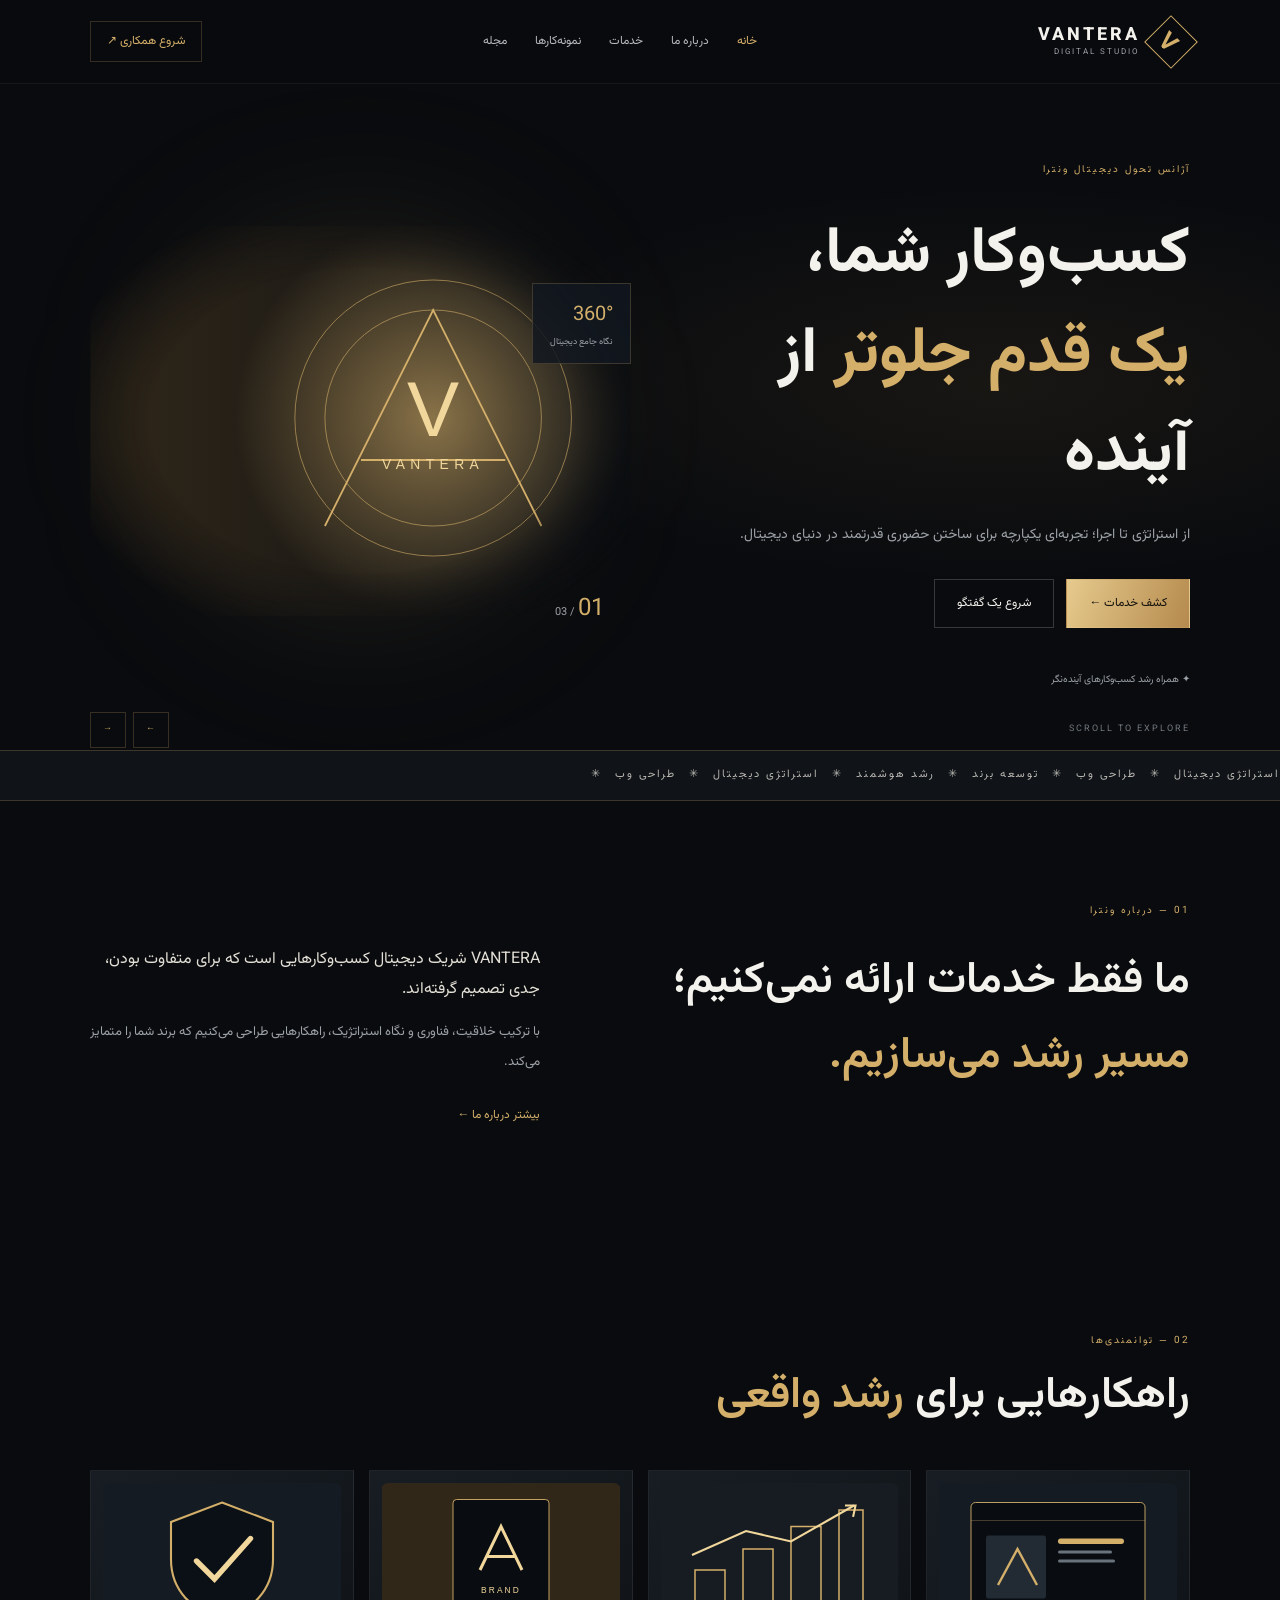
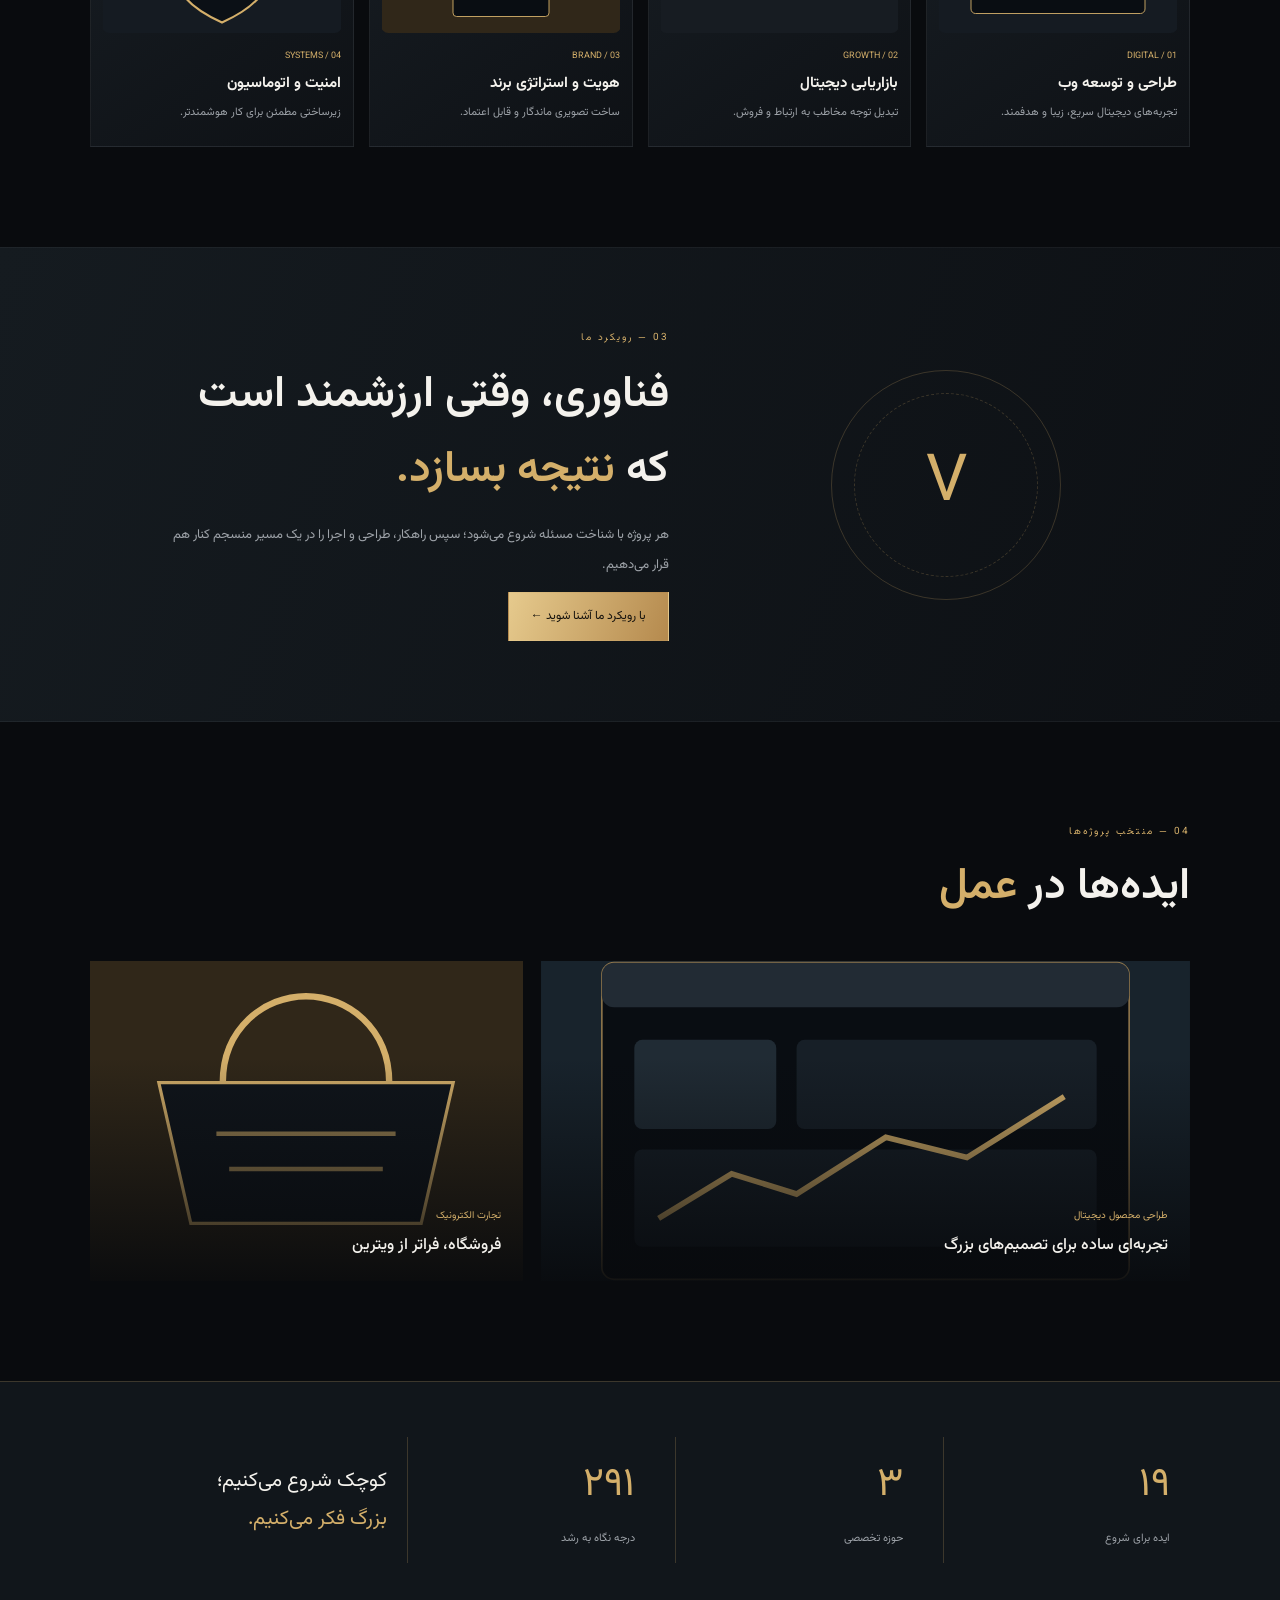
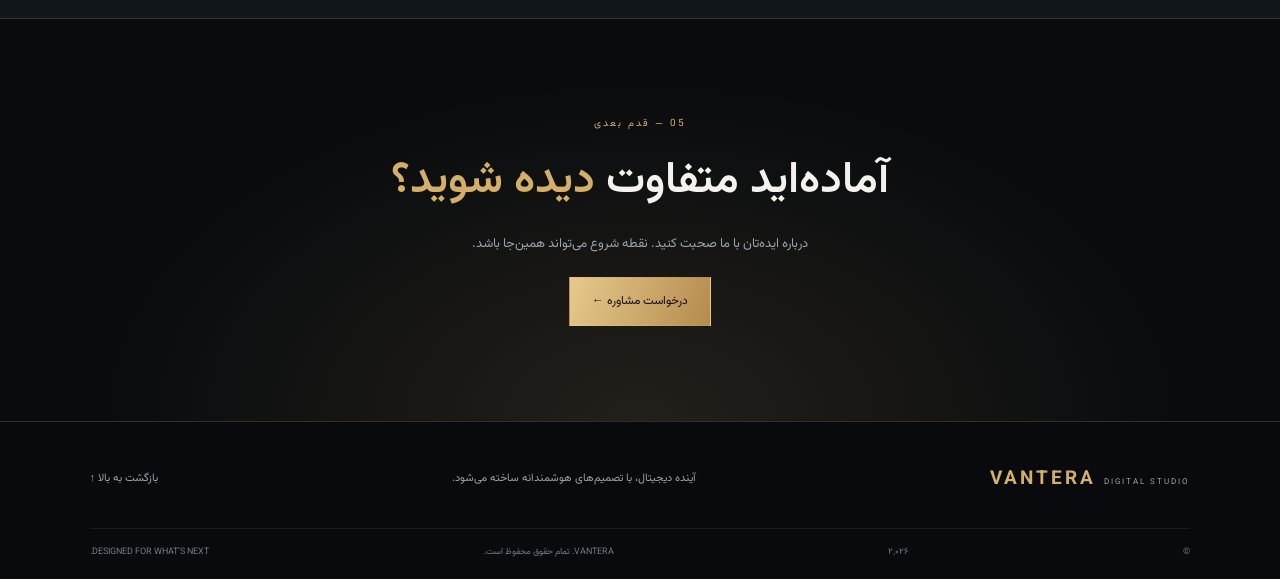
<file: index.html>
<!doctype html><html lang="fa" dir="rtl"><head><meta charset="utf-8"><meta name="viewport" content="width=device-width, initial-scale=1"><meta name="theme-color" content="#090b0e"><meta name="description" content="VANTERA؛ همراه دیجیتال کسب‌وکارهای آینده‌نگر"><title>ونترا | آژانس تحول دیجیتال</title><link rel="preconnect" href="https://fonts.googleapis.com"><link rel="preconnect" href="https://fonts.gstatic.com" crossorigin><link href="https://fonts.googleapis.com/css2?family=Vazirmatn:wght@300;400;500;600;700;800&display=swap" rel="stylesheet"><link rel="stylesheet" href="css/style.css"></head><body id="top"><div class="loader"><b>V</b><i></i></div><header class="header"><a class="brand" href="index.html"><b>V</b><span>VANTERA<small>DIGITAL STUDIO</small></span></a><button class="menu-toggle" aria-label="باز کردن منو" aria-expanded="false"><span></span><span></span></button><nav class="nav"><a href="index.html">خانه</a><a href="about.html">درباره ما</a><a href="services.html">خدمات</a><a href="portfolio.html">نمونه‌کارها</a><a href="blog.html">مجله</a></nav><a class="header-cta" href="contact.html">شروع همکاری ↗</a></header><main><section class="hero"><div class="hero-copy"><span class="eyebrow hero-label">آژانس تحول دیجیتال ونترا</span><h1>کسب‌وکار شما،<br><em>یک قدم جلوتر</em> از آینده</h1><p class="hero-desc">از استراتژی تا اجرا؛ تجربه‌ای یکپارچه برای ساختن حضوری قدرتمند در دنیای دیجیتال.</p><div class="actions"><a class="btn gold" href="services.html">کشف خدمات ←</a><a class="btn ghost" href="contact.html">شروع یک گفتگو</a></div><div class="proof">✦ همراه رشد کسب‌وکارهای آینده‌نگر</div></div><div class="hero-art"><div class="glow"></div><img src="images/hero-visual.svg" alt="هویت بصری VANTERA"><div class="float-note">360°<small>نگاه جامع دیجیتال</small></div><div class="slide-number"><b id="slide-number">01</b> / 03</div></div><div class="hero-bottom"><span>SCROLL TO EXPLORE</span><div><button id="prev-slide" aria-label="اسلاید قبلی">←</button><button id="next-slide" aria-label="اسلاید بعدی">→</button></div></div></section><div class="ticker"><span>استراتژی دیجیتال　✳　طراحی وب　✳　توسعه برند　✳　رشد هوشمند　✳　استراتژی دیجیتال　✳　طراحی وب　✳　</span></div><section class="section reveal"><div class="kicker">01 — درباره ونترا</div><div class="two-col"><h2>ما فقط خدمات ارائه نمی‌کنیم؛<br><em>مسیر رشد می‌سازیم.</em></h2><div><p class="lead">VANTERA شریک دیجیتال کسب‌وکارهایی است که برای متفاوت بودن، جدی تصمیم گرفته‌اند.</p><p class="muted">با ترکیب خلاقیت، فناوری و نگاه استراتژیک، راهکارهایی طراحی می‌کنیم که برند شما را متمایز می‌کند.</p><a class="text-link" href="about.html">بیشتر درباره ما ←</a></div></div></section><section class="section services"><div class="section-head reveal"><div class="kicker">02 — توانمندی‌ها</div><h2>راهکارهایی برای <em>رشد واقعی</em></h2></div><div class="cards"><a class="card reveal" href="services.html"><img src="images/service-web.svg" alt="طراحی وب"><small>01 / DIGITAL</small><h3>طراحی و توسعه وب</h3><p>تجربه‌های دیجیتال سریع، زیبا و هدفمند.</p></a><a class="card reveal" href="services.html"><img src="images/service-marketing.svg" alt="بازاریابی"><small>02 / GROWTH</small><h3>بازاریابی دیجیتال</h3><p>تبدیل توجه مخاطب به ارتباط و فروش.</p></a><a class="card reveal" href="services.html"><img src="images/project-brand.svg" alt="برندینگ"><small>03 / BRAND</small><h3>هویت و استراتژی برند</h3><p>ساخت تصویری ماندگار و قابل اعتماد.</p></a><a class="card reveal" href="services.html"><img src="images/service-security.svg" alt="امنیت"><small>04 / SYSTEMS</small><h3>امنیت و اتوماسیون</h3><p>زیرساختی مطمئن برای کار هوشمندتر.</p></a></div></section><section class="feature reveal"><div class="orbit"><b>V</b></div><div><div class="kicker">03 — رویکرد ما</div><h2>فناوری، وقتی ارزشمند است که <em>نتیجه بسازد.</em></h2><p class="muted">هر پروژه با شناخت مسئله شروع می‌شود؛ سپس راهکار، طراحی و اجرا را در یک مسیر منسجم کنار هم قرار می‌دهیم.</p><a class="btn gold" href="about.html">با رویکرد ما آشنا شوید ←</a></div></section><section class="section"><div class="section-head reveal"><div class="kicker">04 — منتخب پروژه‌ها</div><h2>ایده‌ها در <em>عمل</em></h2></div><div class="projects"><a class="project reveal" href="portfolio.html"><img src="images/project-dashboard.svg" alt="داشبورد"><div><small>طراحی محصول دیجیتال</small><h3>تجربه‌ای ساده برای تصمیم‌های بزرگ</h3></div></a><a class="project reveal" href="portfolio.html"><img src="images/project-commerce.svg" alt="تجارت الکترونیک"><div><small>تجارت الکترونیک</small><h3>فروشگاه، فراتر از ویترین</h3></div></a></div></section><section class="stats"><div><b data-count="24">۰</b><small>ایده برای شروع</small></div><div><b data-count="4">۰</b><small>حوزه تخصصی</small></div><div><b data-count="360">۰</b><small>درجه نگاه به رشد</small></div><p>کوچک شروع می‌کنیم؛<br><em>بزرگ فکر می‌کنیم.</em></p></section><section class="cta reveal"><div class="kicker">05 — قدم بعدی</div><h2>آماده‌اید متفاوت <em>دیده شوید؟</em></h2><p>درباره ایده‌تان با ما صحبت کنید. نقطه شروع می‌تواند همین‌جا باشد.</p><a class="btn gold" href="contact.html">درخواست مشاوره ←</a></section></main><footer class="footer"><div class="footer-top"><strong>VANTERA <small>DIGITAL STUDIO</small></strong><p>آینده دیجیتال، با تصمیم‌های هوشمندانه ساخته می‌شود.</p><a href="#top">بازگشت به بالا ↑</a></div><div class="footer-bottom">© <span id="year">2026</span> VANTERA. تمام حقوق محفوظ است.<span>DESIGNED FOR WHAT’S NEXT.</span></div></footer><script src="js/main.js"></script></body></html>
</file>
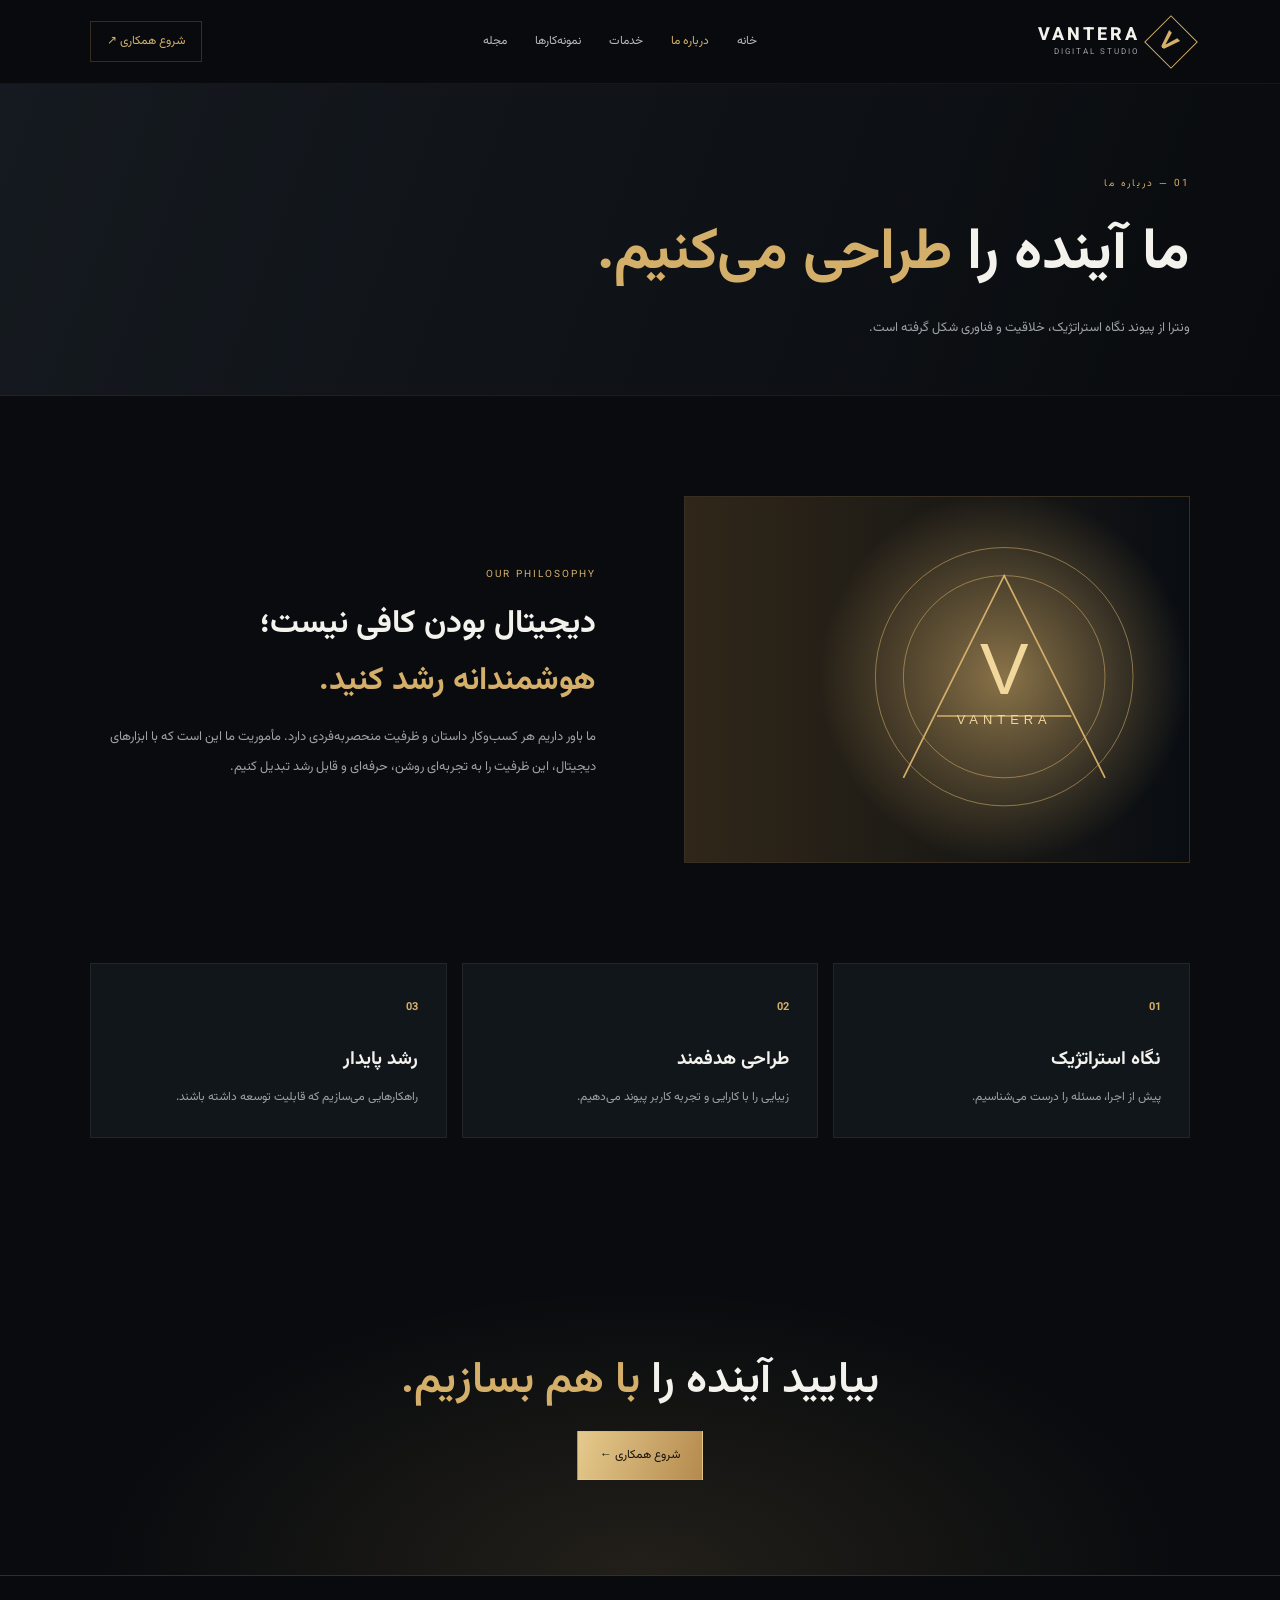
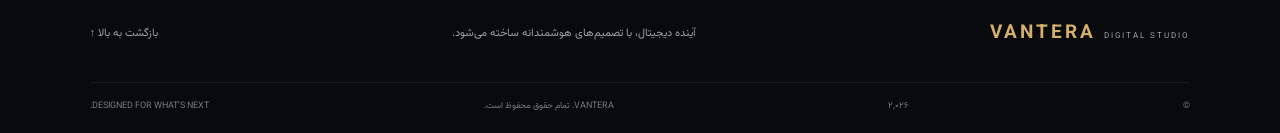
<file: about.html>
<!doctype html><html lang="fa" dir="rtl"><head><meta charset="utf-8"><meta name="viewport" content="width=device-width, initial-scale=1"><meta name="theme-color" content="#090b0e"><meta name="description" content="VANTERA؛ همراه دیجیتال کسب‌وکارهای آینده‌نگر"><title>درباره ما | VANTERA</title><link rel="preconnect" href="https://fonts.googleapis.com"><link rel="preconnect" href="https://fonts.gstatic.com" crossorigin><link href="https://fonts.googleapis.com/css2?family=Vazirmatn:wght@300;400;500;600;700;800&display=swap" rel="stylesheet"><link rel="stylesheet" href="css/style.css"></head><body id="top"><div class="loader"><b>V</b><i></i></div><header class="header"><a class="brand" href="index.html"><b>V</b><span>VANTERA<small>DIGITAL STUDIO</small></span></a><button class="menu-toggle" aria-label="باز کردن منو" aria-expanded="false"><span></span><span></span></button><nav class="nav"><a href="index.html">خانه</a><a href="about.html">درباره ما</a><a href="services.html">خدمات</a><a href="portfolio.html">نمونه‌کارها</a><a href="blog.html">مجله</a></nav><a class="header-cta" href="contact.html">شروع همکاری ↗</a></header><main><section class="page-hero"><div class="kicker">01 — درباره ما</div><h1>ما آینده را <em>طراحی می‌کنیم.</em></h1><p>ونترا از پیوند نگاه استراتژیک، خلاقیت و فناوری شکل گرفته است.</p></section><section class="section about"><img src="images/hero-visual.svg" alt="هویت ونترا"><div class="reveal"><div class="kicker">OUR PHILOSOPHY</div><h2>دیجیتال بودن کافی نیست؛<br><em>هوشمندانه رشد کنید.</em></h2><p class="muted">ما باور داریم هر کسب‌وکار داستان و ظرفیت منحصربه‌فردی دارد. مأموریت ما این است که با ابزارهای دیجیتال، این ظرفیت را به تجربه‌ای روشن، حرفه‌ای و قابل رشد تبدیل کنیم.</p></div></section><section class="section values"><article class="reveal"><b>01</b><h3>نگاه استراتژیک</h3><p>پیش از اجرا، مسئله را درست می‌شناسیم.</p></article><article class="reveal"><b>02</b><h3>طراحی هدفمند</h3><p>زیبایی را با کارایی و تجربه کاربر پیوند می‌دهیم.</p></article><article class="reveal"><b>03</b><h3>رشد پایدار</h3><p>راهکارهایی می‌سازیم که قابلیت توسعه داشته باشند.</p></article></section><section class="cta"><h2>بیایید آینده را <em>با هم بسازیم.</em></h2><a class="btn gold" href="contact.html">شروع همکاری ←</a></section></main><footer class="footer"><div class="footer-top"><strong>VANTERA <small>DIGITAL STUDIO</small></strong><p>آینده دیجیتال، با تصمیم‌های هوشمندانه ساخته می‌شود.</p><a href="#top">بازگشت به بالا ↑</a></div><div class="footer-bottom">© <span id="year">2026</span> VANTERA. تمام حقوق محفوظ است.<span>DESIGNED FOR WHAT’S NEXT.</span></div></footer><script src="js/main.js"></script></body></html>
</file>
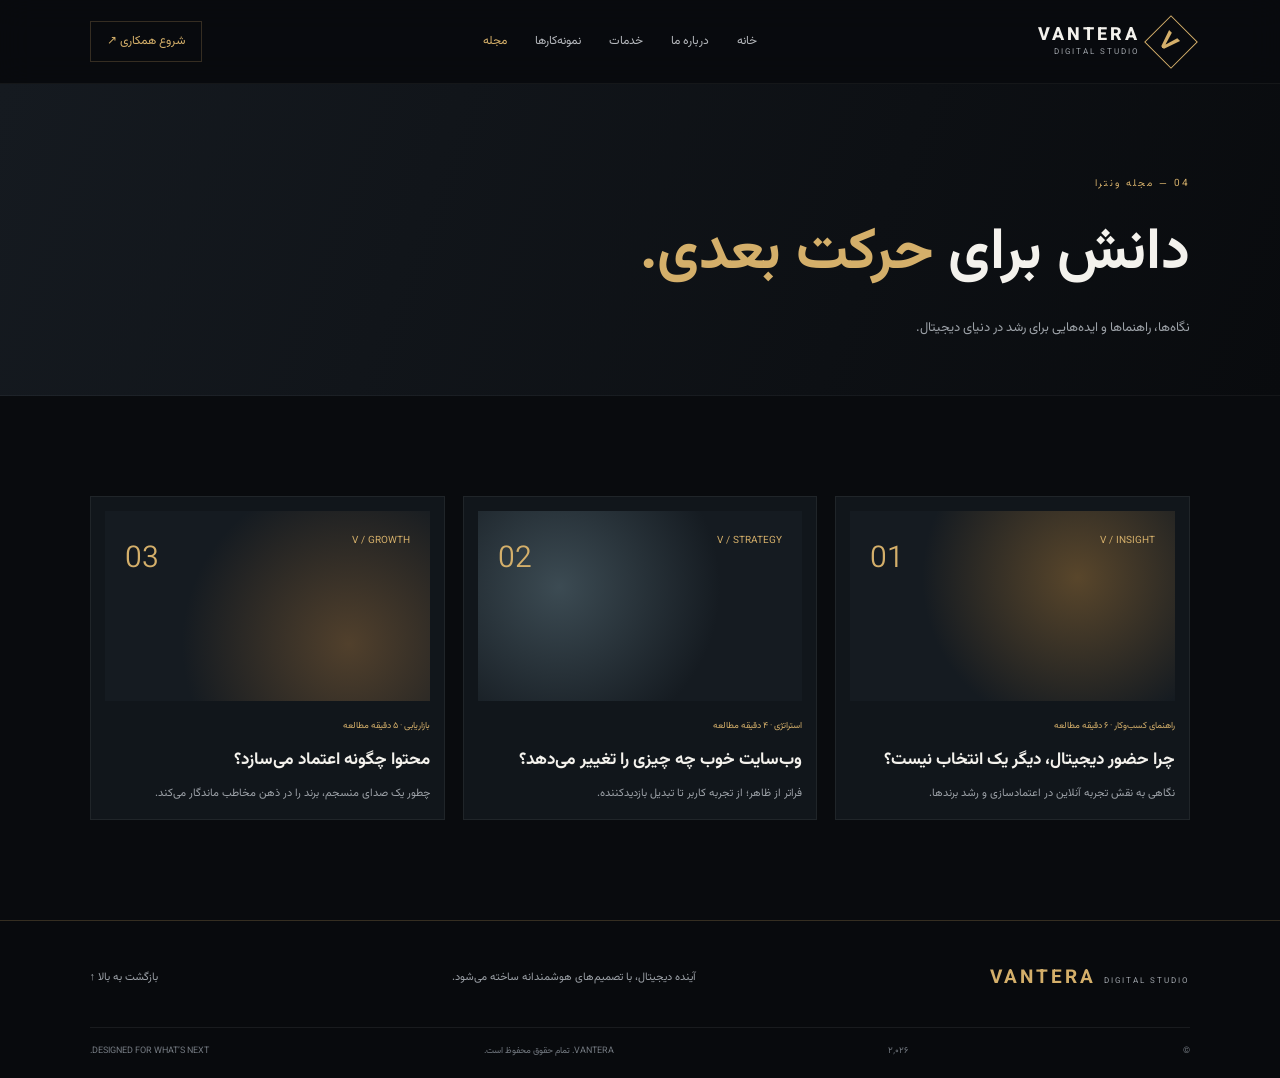
<file: blog.html>
<!doctype html><html lang="fa" dir="rtl"><head><meta charset="utf-8"><meta name="viewport" content="width=device-width, initial-scale=1"><meta name="theme-color" content="#090b0e"><meta name="description" content="VANTERA؛ همراه دیجیتال کسب‌وکارهای آینده‌نگر"><title>مجله | VANTERA</title><link rel="preconnect" href="https://fonts.googleapis.com"><link rel="preconnect" href="https://fonts.gstatic.com" crossorigin><link href="https://fonts.googleapis.com/css2?family=Vazirmatn:wght@300;400;500;600;700;800&display=swap" rel="stylesheet"><link rel="stylesheet" href="css/style.css"></head><body id="top"><div class="loader"><b>V</b><i></i></div><header class="header"><a class="brand" href="index.html"><b>V</b><span>VANTERA<small>DIGITAL STUDIO</small></span></a><button class="menu-toggle" aria-label="باز کردن منو" aria-expanded="false"><span></span><span></span></button><nav class="nav"><a href="index.html">خانه</a><a href="about.html">درباره ما</a><a href="services.html">خدمات</a><a href="portfolio.html">نمونه‌کارها</a><a href="blog.html">مجله</a></nav><a class="header-cta" href="contact.html">شروع همکاری ↗</a></header><main><section class="page-hero"><div class="kicker">04 — مجله ونترا</div><h1>دانش برای <em>حرکت بعدی.</em></h1><p>نگاه‌ها، راهنماها و ایده‌هایی برای رشد در دنیای دیجیتال.</p></section><section class="section blog-grid"><article class="blog-card reveal"><div class="blog-art">V / INSIGHT <b>01</b></div><small>راهنمای کسب‌وکار · ۶ دقیقه مطالعه</small><h2>چرا حضور دیجیتال، دیگر یک انتخاب نیست؟</h2><p>نگاهی به نقش تجربه آنلاین در اعتمادسازی و رشد برندها.</p></article><article class="blog-card reveal"><div class="blog-art art2">V / STRATEGY <b>02</b></div><small>استراتژی · ۴ دقیقه مطالعه</small><h2>وب‌سایت خوب چه چیزی را تغییر می‌دهد؟</h2><p>فراتر از ظاهر؛ از تجربه کاربر تا تبدیل بازدیدکننده.</p></article><article class="blog-card reveal"><div class="blog-art art3">V / GROWTH <b>03</b></div><small>بازاریابی · ۵ دقیقه مطالعه</small><h2>محتوا چگونه اعتماد می‌سازد؟</h2><p>چطور یک صدای منسجم، برند را در ذهن مخاطب ماندگار می‌کند.</p></article></section></main><footer class="footer"><div class="footer-top"><strong>VANTERA <small>DIGITAL STUDIO</small></strong><p>آینده دیجیتال، با تصمیم‌های هوشمندانه ساخته می‌شود.</p><a href="#top">بازگشت به بالا ↑</a></div><div class="footer-bottom">© <span id="year">2026</span> VANTERA. تمام حقوق محفوظ است.<span>DESIGNED FOR WHAT’S NEXT.</span></div></footer><script src="js/main.js"></script></body></html>
</file>
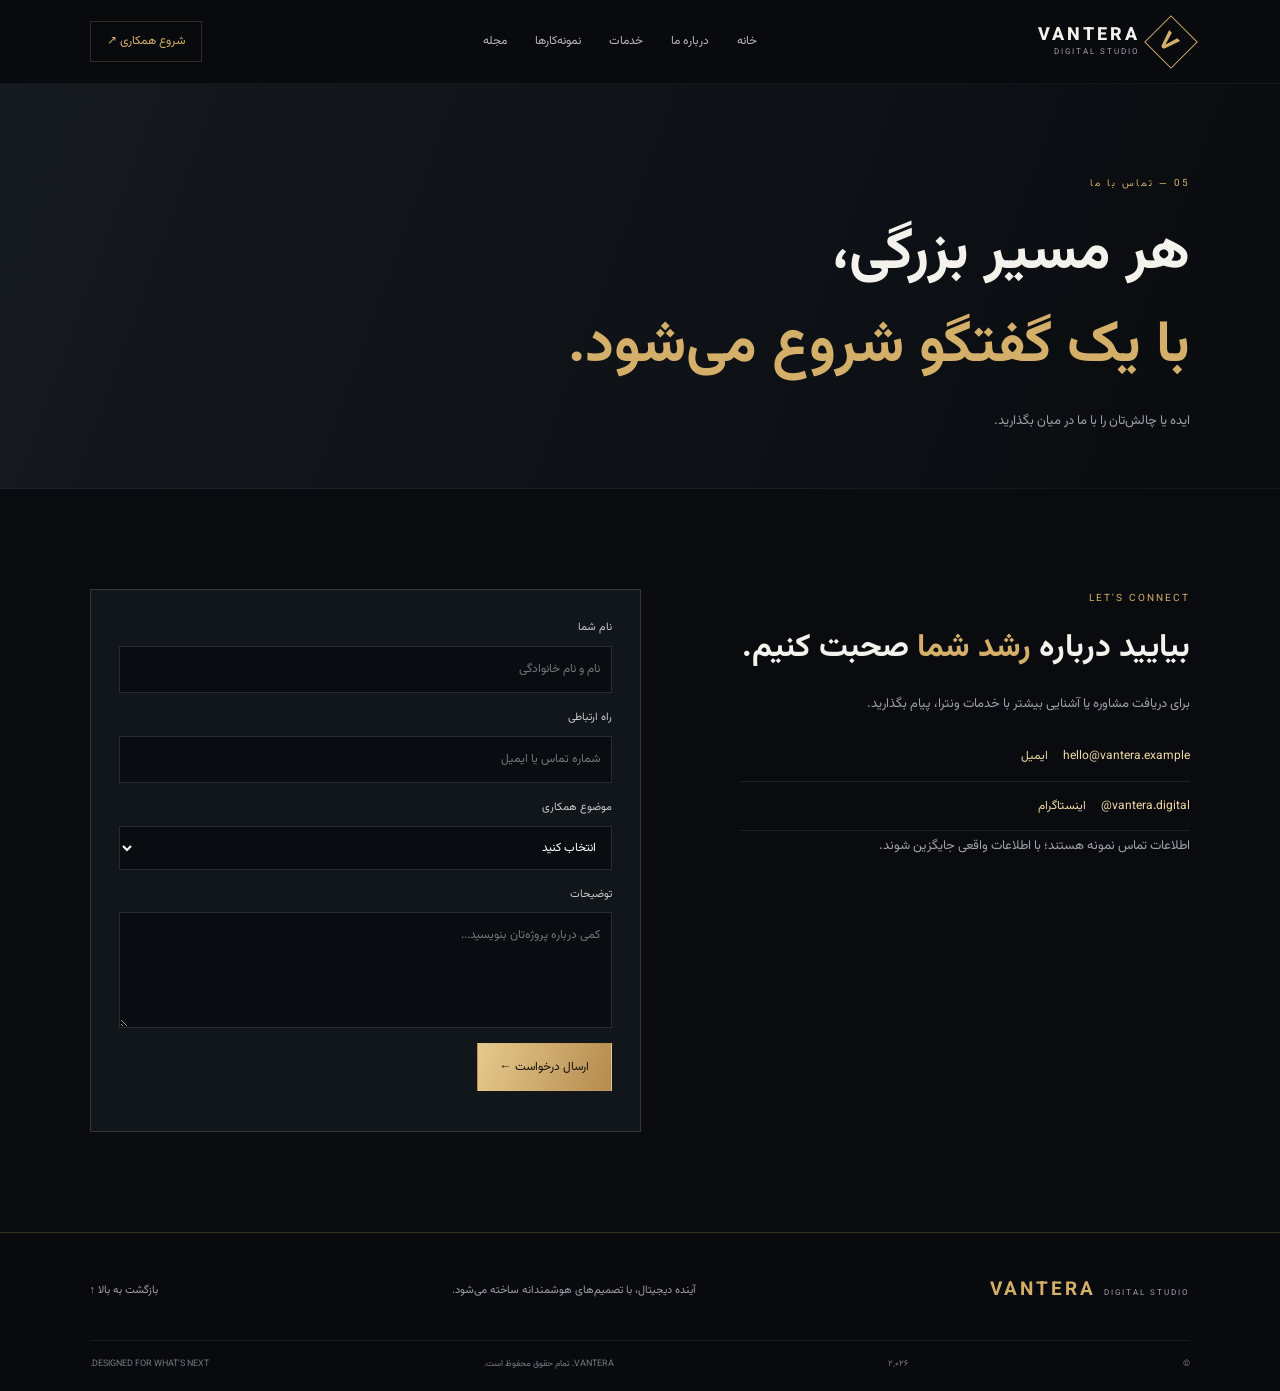
<file: contact.html>
<!doctype html><html lang="fa" dir="rtl"><head><meta charset="utf-8"><meta name="viewport" content="width=device-width, initial-scale=1"><meta name="theme-color" content="#090b0e"><meta name="description" content="VANTERA؛ همراه دیجیتال کسب‌وکارهای آینده‌نگر"><title>تماس با ما | VANTERA</title><link rel="preconnect" href="https://fonts.googleapis.com"><link rel="preconnect" href="https://fonts.gstatic.com" crossorigin><link href="https://fonts.googleapis.com/css2?family=Vazirmatn:wght@300;400;500;600;700;800&display=swap" rel="stylesheet"><link rel="stylesheet" href="css/style.css"></head><body id="top"><div class="loader"><b>V</b><i></i></div><header class="header"><a class="brand" href="index.html"><b>V</b><span>VANTERA<small>DIGITAL STUDIO</small></span></a><button class="menu-toggle" aria-label="باز کردن منو" aria-expanded="false"><span></span><span></span></button><nav class="nav"><a href="index.html">خانه</a><a href="about.html">درباره ما</a><a href="services.html">خدمات</a><a href="portfolio.html">نمونه‌کارها</a><a href="blog.html">مجله</a></nav><a class="header-cta" href="contact.html">شروع همکاری ↗</a></header><main><section class="page-hero"><div class="kicker">05 — تماس با ما</div><h1>هر مسیر بزرگی،<br><em>با یک گفتگو شروع می‌شود.</em></h1><p>ایده یا چالش‌تان را با ما در میان بگذارید.</p></section><section class="section contact"><div class="reveal"><div class="kicker">LET'S CONNECT</div><h2>بیایید درباره <em>رشد شما</em> صحبت کنیم.</h2><p class="muted">برای دریافت مشاوره یا آشنایی بیشتر با خدمات ونترا، پیام بگذارید.</p><p class="contact-line">ایمیل　 hello@vantera.example</p><p class="contact-line">اینستاگرام　 @vantera.digital</p><small class="muted">اطلاعات تماس نمونه هستند؛ با اطلاعات واقعی جایگزین شوند.</small></div><form id="contact-form" class="contact-form"><label>نام شما<input required placeholder="نام و نام خانوادگی"></label><label>راه ارتباطی<input required placeholder="شماره تماس یا ایمیل"></label><label>موضوع همکاری<select required><option value="">انتخاب کنید</option><option>طراحی وب‌سایت</option><option>بازاریابی و محتوا</option><option>برندینگ</option><option>سایر موارد</option></select></label><label>توضیحات<textarea rows="4" placeholder="کمی درباره پروژه‌تان بنویسید..."></textarea></label><button class="btn gold">ارسال درخواست ←</button><p id="form-message" class="form-message"></p></form></section></main><footer class="footer"><div class="footer-top"><strong>VANTERA <small>DIGITAL STUDIO</small></strong><p>آینده دیجیتال، با تصمیم‌های هوشمندانه ساخته می‌شود.</p><a href="#top">بازگشت به بالا ↑</a></div><div class="footer-bottom">© <span id="year">2026</span> VANTERA. تمام حقوق محفوظ است.<span>DESIGNED FOR WHAT’S NEXT.</span></div></footer><script src="js/main.js"></script></body></html>
</file>
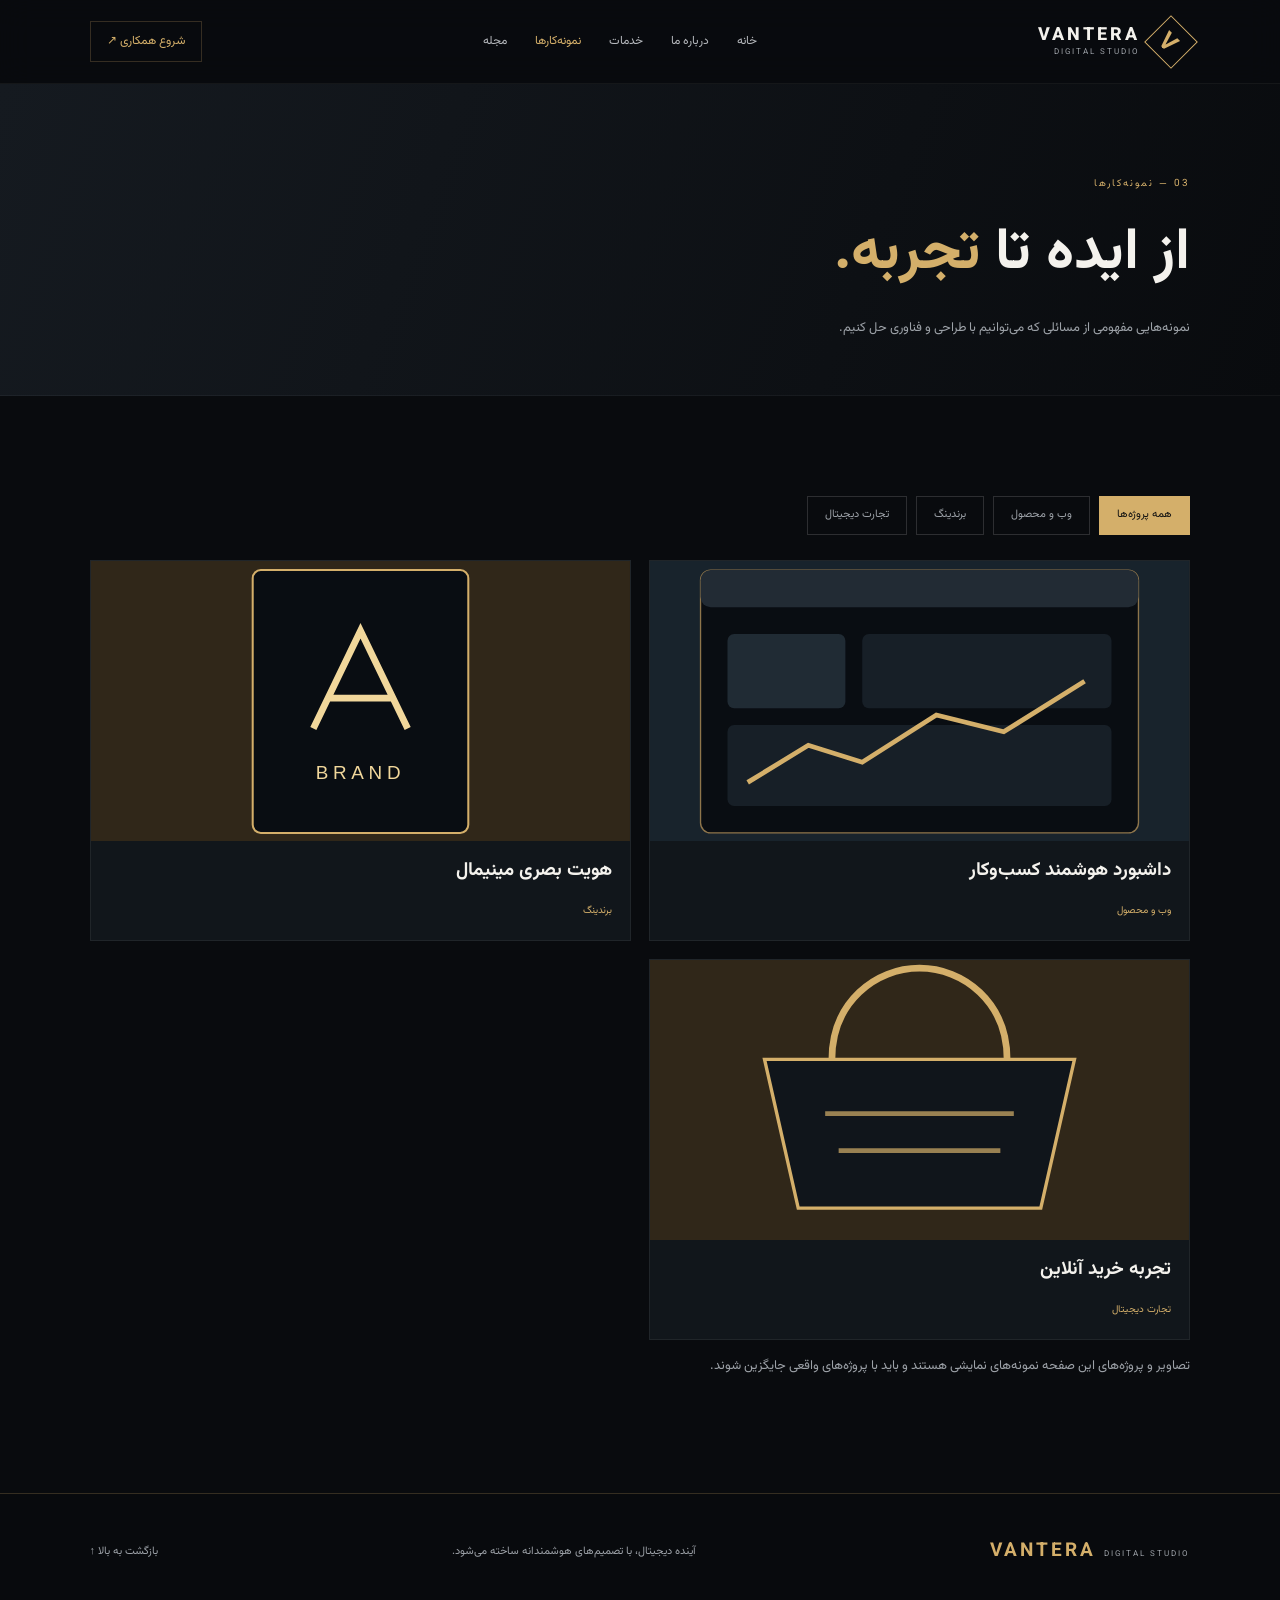
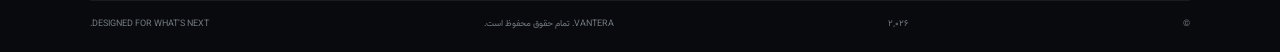
<file: portfolio.html>
<!doctype html><html lang="fa" dir="rtl"><head><meta charset="utf-8"><meta name="viewport" content="width=device-width, initial-scale=1"><meta name="theme-color" content="#090b0e"><meta name="description" content="VANTERA؛ همراه دیجیتال کسب‌وکارهای آینده‌نگر"><title>نمونه‌کارها | VANTERA</title><link rel="preconnect" href="https://fonts.googleapis.com"><link rel="preconnect" href="https://fonts.gstatic.com" crossorigin><link href="https://fonts.googleapis.com/css2?family=Vazirmatn:wght@300;400;500;600;700;800&display=swap" rel="stylesheet"><link rel="stylesheet" href="css/style.css"></head><body id="top"><div class="loader"><b>V</b><i></i></div><header class="header"><a class="brand" href="index.html"><b>V</b><span>VANTERA<small>DIGITAL STUDIO</small></span></a><button class="menu-toggle" aria-label="باز کردن منو" aria-expanded="false"><span></span><span></span></button><nav class="nav"><a href="index.html">خانه</a><a href="about.html">درباره ما</a><a href="services.html">خدمات</a><a href="portfolio.html">نمونه‌کارها</a><a href="blog.html">مجله</a></nav><a class="header-cta" href="contact.html">شروع همکاری ↗</a></header><main><section class="page-hero"><div class="kicker">03 — نمونه‌کارها</div><h1>از ایده تا <em>تجربه.</em></h1><p>نمونه‌هایی مفهومی از مسائلی که می‌توانیم با طراحی و فناوری حل کنیم.</p></section><section class="section"><div class="filters"><button class="active" data-filter="all">همه پروژه‌ها</button><button data-filter="web">وب و محصول</button><button data-filter="brand">برندینگ</button><button data-filter="commerce">تجارت دیجیتال</button></div><div class="portfolio-grid"><article class="portfolio-item reveal" data-category="web"><img src="images/project-dashboard.svg" alt="داشبورد"><h3>داشبورد هوشمند کسب‌وکار</h3><small>وب و محصول</small></article><article class="portfolio-item reveal" data-category="brand"><img src="images/project-brand.svg" alt="هویت برند"><h3>هویت بصری مینیمال</h3><small>برندینگ</small></article><article class="portfolio-item reveal" data-category="commerce"><img src="images/project-commerce.svg" alt="فروشگاه"><h3>تجربه خرید آنلاین</h3><small>تجارت دیجیتال</small></article></div><p class="muted">تصاویر و پروژه‌های این صفحه نمونه‌های نمایشی هستند و باید با پروژه‌های واقعی جایگزین شوند.</p></section></main><footer class="footer"><div class="footer-top"><strong>VANTERA <small>DIGITAL STUDIO</small></strong><p>آینده دیجیتال، با تصمیم‌های هوشمندانه ساخته می‌شود.</p><a href="#top">بازگشت به بالا ↑</a></div><div class="footer-bottom">© <span id="year">2026</span> VANTERA. تمام حقوق محفوظ است.<span>DESIGNED FOR WHAT’S NEXT.</span></div></footer><script src="js/main.js"></script></body></html>
</file>
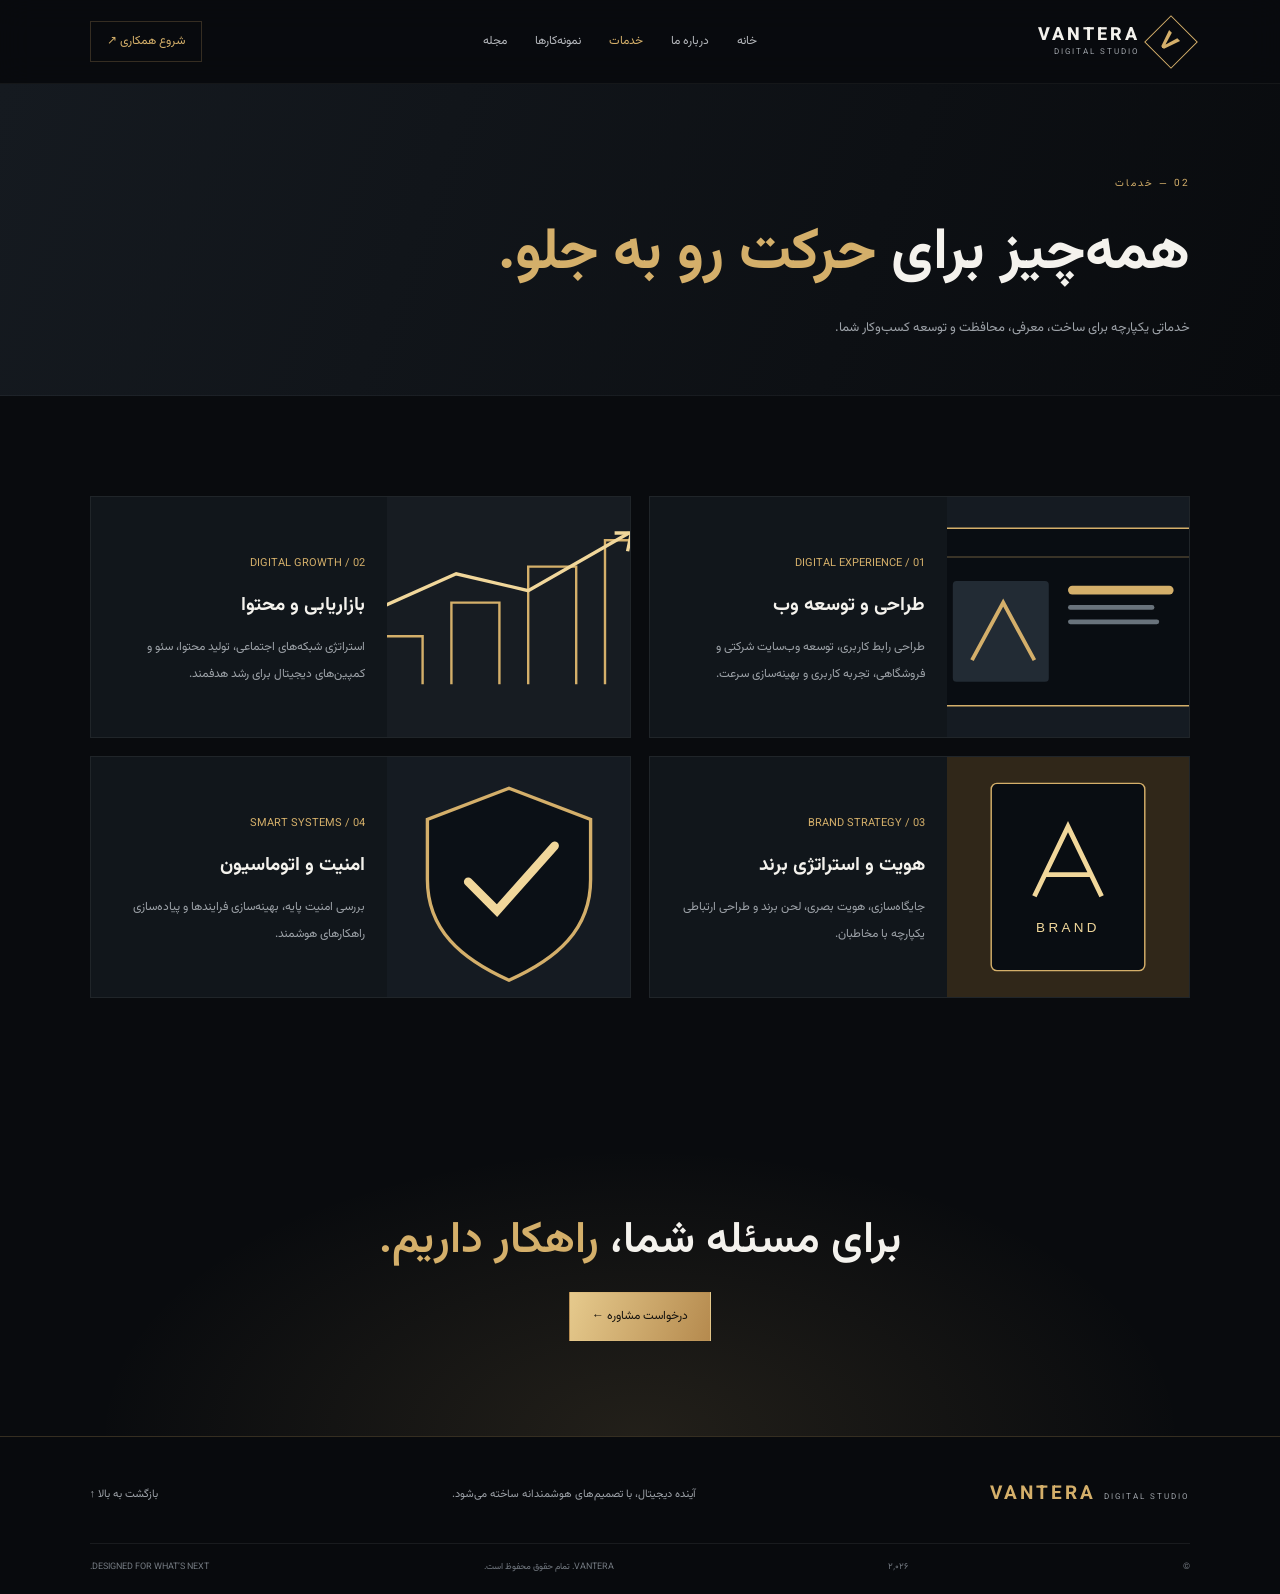
<file: services.html>
<!doctype html><html lang="fa" dir="rtl"><head><meta charset="utf-8"><meta name="viewport" content="width=device-width, initial-scale=1"><meta name="theme-color" content="#090b0e"><meta name="description" content="VANTERA؛ همراه دیجیتال کسب‌وکارهای آینده‌نگر"><title>خدمات | VANTERA</title><link rel="preconnect" href="https://fonts.googleapis.com"><link rel="preconnect" href="https://fonts.gstatic.com" crossorigin><link href="https://fonts.googleapis.com/css2?family=Vazirmatn:wght@300;400;500;600;700;800&display=swap" rel="stylesheet"><link rel="stylesheet" href="css/style.css"></head><body id="top"><div class="loader"><b>V</b><i></i></div><header class="header"><a class="brand" href="index.html"><b>V</b><span>VANTERA<small>DIGITAL STUDIO</small></span></a><button class="menu-toggle" aria-label="باز کردن منو" aria-expanded="false"><span></span><span></span></button><nav class="nav"><a href="index.html">خانه</a><a href="about.html">درباره ما</a><a href="services.html">خدمات</a><a href="portfolio.html">نمونه‌کارها</a><a href="blog.html">مجله</a></nav><a class="header-cta" href="contact.html">شروع همکاری ↗</a></header><main><section class="page-hero"><div class="kicker">02 — خدمات</div><h1>همه‌چیز برای <em>حرکت رو به جلو.</em></h1><p>خدماتی یکپارچه برای ساخت، معرفی، محافظت و توسعه کسب‌وکار شما.</p></section><section class="section detail-grid"><article class="detail reveal"><img src="images/service-web.svg" alt="طراحی وب"><div><small>01 / DIGITAL EXPERIENCE</small><h2>طراحی و توسعه وب</h2><p>طراحی رابط کاربری، توسعه وب‌سایت شرکتی و فروشگاهی، تجربه کاربری و بهینه‌سازی سرعت.</p></div></article><article class="detail reveal"><img src="images/service-marketing.svg" alt="بازاریابی"><div><small>02 / DIGITAL GROWTH</small><h2>بازاریابی و محتوا</h2><p>استراتژی شبکه‌های اجتماعی، تولید محتوا، سئو و کمپین‌های دیجیتال برای رشد هدفمند.</p></div></article><article class="detail reveal"><img src="images/project-brand.svg" alt="برندینگ"><div><small>03 / BRAND STRATEGY</small><h2>هویت و استراتژی برند</h2><p>جایگاه‌سازی، هویت بصری، لحن برند و طراحی ارتباطی یکپارچه با مخاطبان.</p></div></article><article class="detail reveal"><img src="images/service-security.svg" alt="امنیت"><div><small>04 / SMART SYSTEMS</small><h2>امنیت و اتوماسیون</h2><p>بررسی امنیت پایه، بهینه‌سازی فرایندها و پیاده‌سازی راهکارهای هوشمند.</p></div></article></section><section class="cta"><h2>برای مسئله شما، <em>راهکار داریم.</em></h2><a class="btn gold" href="contact.html">درخواست مشاوره ←</a></section></main><footer class="footer"><div class="footer-top"><strong>VANTERA <small>DIGITAL STUDIO</small></strong><p>آینده دیجیتال، با تصمیم‌های هوشمندانه ساخته می‌شود.</p><a href="#top">بازگشت به بالا ↑</a></div><div class="footer-bottom">© <span id="year">2026</span> VANTERA. تمام حقوق محفوظ است.<span>DESIGNED FOR WHAT’S NEXT.</span></div></footer><script src="js/main.js"></script></body></html>
</file>
<file: css/style.css>
:root{--bg:#090b0e;--panel:#11161b;--gold:#d4af6a;--gold2:#f0d9a5;--white:#f4f2ed;--muted:#9da2a8;--line:rgba(212,175,106,.22)}*{margin:0;padding:0;box-sizing:border-box}html{scroll-behavior:smooth}body{font-family:"Vazirmatn",Tahoma,sans-serif;background:var(--bg);color:var(--white);line-height:1.9;overflow-x:hidden}a{color:inherit;text-decoration:none}button,input,textarea,select{font:inherit}button{cursor:pointer}img{max-width:100%;display:block}em{font-style:normal;color:var(--gold)}.loader{position:fixed;inset:0;background:#090b0e;z-index:999;display:grid;place-content:center;justify-items:center;gap:12px;transition:.6s}.loader b{font-size:58px;color:var(--gold);animation:pulse 1s infinite alternate}.loader i{height:2px;width:80px;background:var(--gold);animation:load 1s infinite}.loader.done{opacity:0;visibility:hidden}@keyframes pulse{to{opacity:.4;transform:scale(.9)}}@keyframes load{from{transform:scaleX(.1)}to{transform:scaleX(1)}}.header{height:84px;padding:0 7%;display:flex;align-items:center;justify-content:space-between;gap:20px;position:sticky;top:0;z-index:50;background:#090b0ec9;backdrop-filter:blur(16px);border-bottom:1px solid #ffffff0d;transition:.3s}.header.scrolled{height:70px;background:#090b0ef2;border-color:var(--line)}.brand{display:flex;align-items:center;gap:12px;font-size:18px;font-weight:800;letter-spacing:3px}.brand>b{width:38px;height:38px;border:1px solid var(--gold);color:var(--gold);display:grid;place-items:center;font-size:24px;transform:rotate(45deg)}.brand>span{display:flex;flex-direction:column;line-height:1.2}.brand small,.footer small{font-size:8px;letter-spacing:2px;color:var(--muted);font-weight:400}.nav{display:flex;gap:28px}.nav a{font-size:12px;color:#b5b8bd;transition:.3s}.nav a:hover,.nav a.active{color:var(--gold)}.header-cta{font-size:12px;color:var(--gold);border:1px solid var(--line);padding:8px 16px}.header-cta:hover{background:var(--gold);color:#111}.menu-toggle{display:none;background:none;border:0;width:38px}.menu-toggle span{display:block;width:23px;height:1px;background:var(--gold);margin:7px auto;transition:.3s}
.hero{padding:70px 7% 25px;min-height:660px;display:grid;grid-template-columns:1fr 1.05fr;align-items:center;gap:4%;position:relative;overflow:hidden;background:radial-gradient(ellipse at 78% 45%,#b58b4a17,transparent 38%)}.hero-copy{animation:enter .8s both}.eyebrow,.kicker{color:var(--gold);font-size:10px;letter-spacing:2px}.hero h1{font-size:clamp(38px,5vw,66px);line-height:1.55;margin:22px 0 15px;font-weight:700}.hero-desc{color:var(--muted);font-size:14px;max-width:480px;line-height:2.3}.actions{display:flex;gap:12px;margin-top:28px;flex-wrap:wrap}.btn{display:inline-flex;align-items:center;justify-content:center;padding:12px 22px;font-size:12px;border:1px solid transparent;transition:.3s}.btn:hover{transform:translateY(-4px)}.gold{background:linear-gradient(110deg,#e6ca8d,#b58a4e);color:#15120d}.ghost{border-color:#ffffff30}.ghost:hover{border-color:var(--gold);color:var(--gold)}.proof{margin-top:42px;color:var(--muted);font-size:10px}.hero-art{position:relative;min-height:460px;display:grid;place-items:center;animation:fade .9s .2s both}.hero-art>img{width:100%;max-height:500px;object-fit:cover;mask-image:radial-gradient(ellipse,#000 55%,transparent 82%);z-index:1}.glow{position:absolute;width:65%;aspect-ratio:1;border-radius:50%;background:#d4af6a25;filter:blur(85px);animation:glow 5s infinite alternate}.float-note{position:absolute;z-index:2;top:20%;right:0;background:#121820d9;border:1px solid var(--line);padding:12px 17px;color:var(--gold);font-size:20px;animation:float 5s infinite}.float-note small{display:block;color:var(--muted);font-size:9px}.slide-number{position:absolute;bottom:4%;right:5%;z-index:2;color:var(--muted);font-size:11px}.slide-number b{font-size:24px;color:var(--gold);font-weight:400}.hero-bottom{grid-column:1/-1;display:flex;justify-content:space-between;align-items:center;color:#747a80;font-size:9px;letter-spacing:2px}.hero-bottom button{width:36px;height:36px;border:1px solid var(--line);background:none;color:var(--gold);margin-right:7px}.hero-bottom button:hover{background:var(--gold);color:#111}.slide-anim .hero-copy{animation:enter .6s}.ticker{overflow:hidden;background:#101419;border-block:1px solid var(--line);padding:14px 0;white-space:nowrap}.ticker span{display:block;width:max-content;color:#b9b7b1;font-size:11px;letter-spacing:2px;animation:marquee 25s linear infinite}@keyframes marquee{to{transform:translateX(-30%)}}.section{padding:100px 7%}.two-col{display:grid;grid-template-columns:1.1fr .9fr;gap:9%;margin-top:25px}.two-col h2,.section-head h2,.feature h2,.cta h2{font-size:clamp(28px,3.5vw,44px);line-height:1.7;font-weight:600}.lead{font-size:16px;color:#e4e0d7}.muted{font-size:13px;color:var(--muted);line-height:2.3;margin:12px 0}.text-link{display:inline-block;color:var(--gold);font-size:12px;margin-top:15px}.section-head{margin-bottom:35px}.section-head h2{margin-top:10px}.cards{display:grid;grid-template-columns:repeat(4,1fr);gap:15px}.card{background:linear-gradient(145deg,#171d23,#0e1115);border:1px solid #ffffff10;padding:12px 12px 22px;transition:.4s;overflow:hidden}.card:hover{transform:translateY(-9px);border-color:var(--line)}.card img{width:100%;height:150px;object-fit:cover;transition:.6s}.card:hover img{transform:scale(1.07)}.card small{display:block;color:var(--gold);font-size:9px;margin-top:15px}.card h3{font-size:15px;margin:5px 0}.card p{font-size:11px;color:var(--muted)}.feature{padding:80px 12%;background:linear-gradient(110deg,#151b20,#0d1014);display:grid;grid-template-columns:.7fr 1fr;gap:10%;align-items:center;border-block:1px solid #ffffff0c}.orbit{width:230px;height:230px;border:1px solid var(--line);border-radius:50%;display:grid;place-items:center;position:relative;animation:spin 25s linear infinite;margin:auto}.orbit:before{content:"";position:absolute;inset:22px;border:1px dashed var(--line);border-radius:50%}.orbit b{font-size:65px;color:var(--gold);font-weight:400;animation:spin 25s linear reverse infinite}.feature h2{margin:12px 0}.projects{display:grid;grid-template-columns:1.2fr .8fr;gap:18px}.project{height:320px;position:relative;overflow:hidden;background:#151a20}.project:after{content:"";position:absolute;inset:0;background:linear-gradient(0deg,#080a0de8,transparent 70%)}.project img{width:100%;height:100%;object-fit:cover;transition:.6s}.project:hover img{transform:scale(1.06)}.project div{position:absolute;z-index:1;right:22px;bottom:20px}.project small{color:var(--gold);font-size:10px}.project h3{font-size:16px;font-weight:500}.stats{padding:55px 7%;display:grid;grid-template-columns:repeat(3,1fr) 1.2fr;gap:20px;background:#11161b;border-block:1px solid var(--line);align-items:center}.stats>div{border-left:1px solid var(--line);padding:10px 20px}.stats b{display:block;color:var(--gold);font-size:40px;font-weight:400}.stats small{color:var(--muted);font-size:11px}.stats>p{font-size:20px}.cta{text-align:center;padding:95px 20px;background:radial-gradient(ellipse at 50% 100%,#d4af6a20,transparent 60%)}.cta h2{margin:12px 0}.cta p{font-size:13px;color:var(--muted);margin:0 auto 20px}.footer{padding:40px 7% 18px;background:#080a0d;border-top:1px solid var(--line)}.footer-top,.footer-bottom{display:flex;justify-content:space-between;align-items:center;gap:20px}.footer-top{padding-bottom:30px}.footer-top strong{font-size:19px;letter-spacing:3px;color:var(--gold)}.footer-top p,.footer-top>a{font-size:11px;color:var(--muted)}.footer-bottom{border-top:1px solid #ffffff12;padding-top:15px;color:#737980;font-size:9px}
.page-hero{padding:90px 7% 55px;background:linear-gradient(110deg,#151a20,#090b0e);border-bottom:1px solid #ffffff0a}.page-hero h1{font-size:clamp(35px,5vw,58px);line-height:1.6;margin:15px 0}.page-hero p{font-size:13px;color:var(--muted)}.about{display:grid;grid-template-columns:1fr 1fr;gap:8%;align-items:center}.about img{width:100%;border:1px solid var(--line)}.about h2,.contact h2{font-size:32px;line-height:1.8;margin:12px 0}.values{padding-top:0;display:grid;grid-template-columns:repeat(3,1fr);gap:15px}.values article{padding:28px;background:#11161b;border:1px solid #ffffff10}.values b,.detail small{color:var(--gold);font-size:11px}.values h3{margin:20px 0 8px}.values p{font-size:12px;color:var(--muted)}.detail-grid{display:grid;grid-template-columns:1fr 1fr;gap:18px}.detail{display:grid;grid-template-columns:.9fr 1.1fr;align-items:center;background:#11161b;border:1px solid #ffffff10;overflow:hidden}.detail img{width:100%;height:100%;min-height:240px;object-fit:cover}.detail div{padding:22px}.detail h2{font-size:19px;margin:10px 0}.detail p{font-size:12px;color:var(--muted);line-height:2.2}.filters{display:flex;gap:9px;flex-wrap:wrap;margin-bottom:25px}.filters button{padding:8px 17px;background:none;color:var(--muted);border:1px solid #ffffff25;font-size:11px}.filters button.active,.filters button:hover{background:var(--gold);color:#111;border-color:var(--gold)}.portfolio-grid{display:grid;grid-template-columns:repeat(2,1fr);gap:18px}.portfolio-item{background:#11161b;padding-bottom:20px;border:1px solid #ffffff10}.portfolio-item img{width:100%;height:280px;object-fit:cover}.portfolio-item h3,.portfolio-item small{display:block;margin:12px 18px 0}.portfolio-item small{color:var(--gold);font-size:10px}.portfolio-item.hidden{display:none}.blog-grid{display:grid;grid-template-columns:repeat(3,1fr);gap:18px}.blog-card{background:#11161b;padding:14px;border:1px solid #ffffff10}.blog-art{height:190px;background:radial-gradient(circle at 70% 35%,#59462b,#151b21 60%);padding:20px;color:var(--gold);display:flex;justify-content:space-between;font-size:10px}.blog-art b{font-size:30px;font-weight:300}.art2{background:radial-gradient(circle at 25% 40%,#3c4b53,#151b21 60%)}.art3{background:radial-gradient(circle at 75% 70%,#51402c,#151b21 60%)}.blog-card>small{display:block;color:var(--gold);font-size:9px;margin-top:17px}.blog-card h2{font-size:17px;margin:8px 0}.blog-card p{font-size:11px;color:var(--muted)}.contact{display:grid;grid-template-columns:.9fr 1.1fr;gap:9%}.contact-line{font-size:12px;color:var(--gold2);border-bottom:1px solid #ffffff15;padding:13px 0;direction:ltr;text-align:right}.contact-form{padding:28px;background:#11161b;border:1px solid var(--line)}.contact-form label{display:block;font-size:11px;color:#ccc;margin-bottom:15px}.contact-form input,.contact-form textarea,.contact-form select{display:block;width:100%;margin-top:7px;background:#090d12;color:white;border:1px solid #ffffff20;padding:11px;outline:none;font-size:12px}.contact-form input:focus,.contact-form textarea:focus,.contact-form select:focus{border-color:var(--gold)}.form-message{color:var(--gold);font-size:11px;margin-top:12px}.reveal{opacity:0;transform:translateY(25px);transition:opacity .8s,transform .8s}.reveal.visible{opacity:1;transform:none}@keyframes enter{from{opacity:0;transform:translateX(30px)}to{opacity:1;transform:none}}@keyframes fade{from{opacity:0;transform:scale(.96)}to{opacity:1;transform:none}}@keyframes float{50%{transform:translateY(-12px)}}@keyframes glow{to{transform:scale(1.2);opacity:.6}}@keyframes spin{to{transform:rotate(360deg)}}@media(max-width:1000px){.cards{grid-template-columns:repeat(2,1fr)}.stats{grid-template-columns:repeat(3,1fr)}.stats>p{grid-column:1/-1;text-align:center}.header{padding-inline:4%}.nav{gap:15px}}@media(max-width:760px){.header{height:72px;padding:0 5%}.menu-toggle{display:block;order:3}.header-cta{margin-right:auto}.nav{display:none;position:absolute;top:72px;right:0;left:0;background:#0b0e12;padding:15px 7%;flex-direction:column;gap:0;border-bottom:1px solid var(--line)}.nav.open{display:flex;animation:fade .3s}.nav a{padding:12px 0;border-bottom:1px solid #ffffff10}.menu-toggle.open span:first-child{transform:translateY(4px) rotate(45deg)}.menu-toggle.open span:last-child{transform:translateY(-4px) rotate(-45deg)}.hero{grid-template-columns:1fr;padding:35px 6% 20px}.hero-art{grid-row:1;min-height:300px}.hero-copy{grid-row:2}.hero-bottom{grid-row:3}.hero h1{font-size:40px}.two-col,.about,.contact{grid-template-columns:1fr;gap:25px}.section{padding:70px 6%}.feature{grid-template-columns:1fr;padding:55px 7%;gap:30px}.orbit{width:190px;height:190px}.detail-grid{grid-template-columns:1fr}.blog-grid{grid-template-columns:1fr 1fr}.page-hero{padding:70px 6% 40px}}@media(max-width:520px){.brand{font-size:15px}.brand>b{width:32px;height:32px}.header-cta{font-size:10px;padding:7px 10px}.hero-art{min-height:240px}.hero h1{font-size:34px}.hero-desc{font-size:12px}.cards,.projects,.portfolio-grid,.values{grid-template-columns:1fr}.card img{height:180px}.project{height:250px}.stats{padding-inline:5%;gap:4px}.stats>div{padding:5px}.stats b{font-size:27px}.stats small{font-size:9px}.stats>p{font-size:17px}.detail{grid-template-columns:1fr}.detail img{height:180px;min-height:0}.blog-grid{grid-template-columns:1fr}.footer-top,.footer-bottom{align-items:flex-start;flex-direction:column}.contact h2,.about h2{font-size:27px}}@media(prefers-reduced-motion:reduce){*,*:before,*:after{animation-duration:.01ms!important;transition-duration:.01ms!important;scroll-behavior:auto!important}}
</file>
